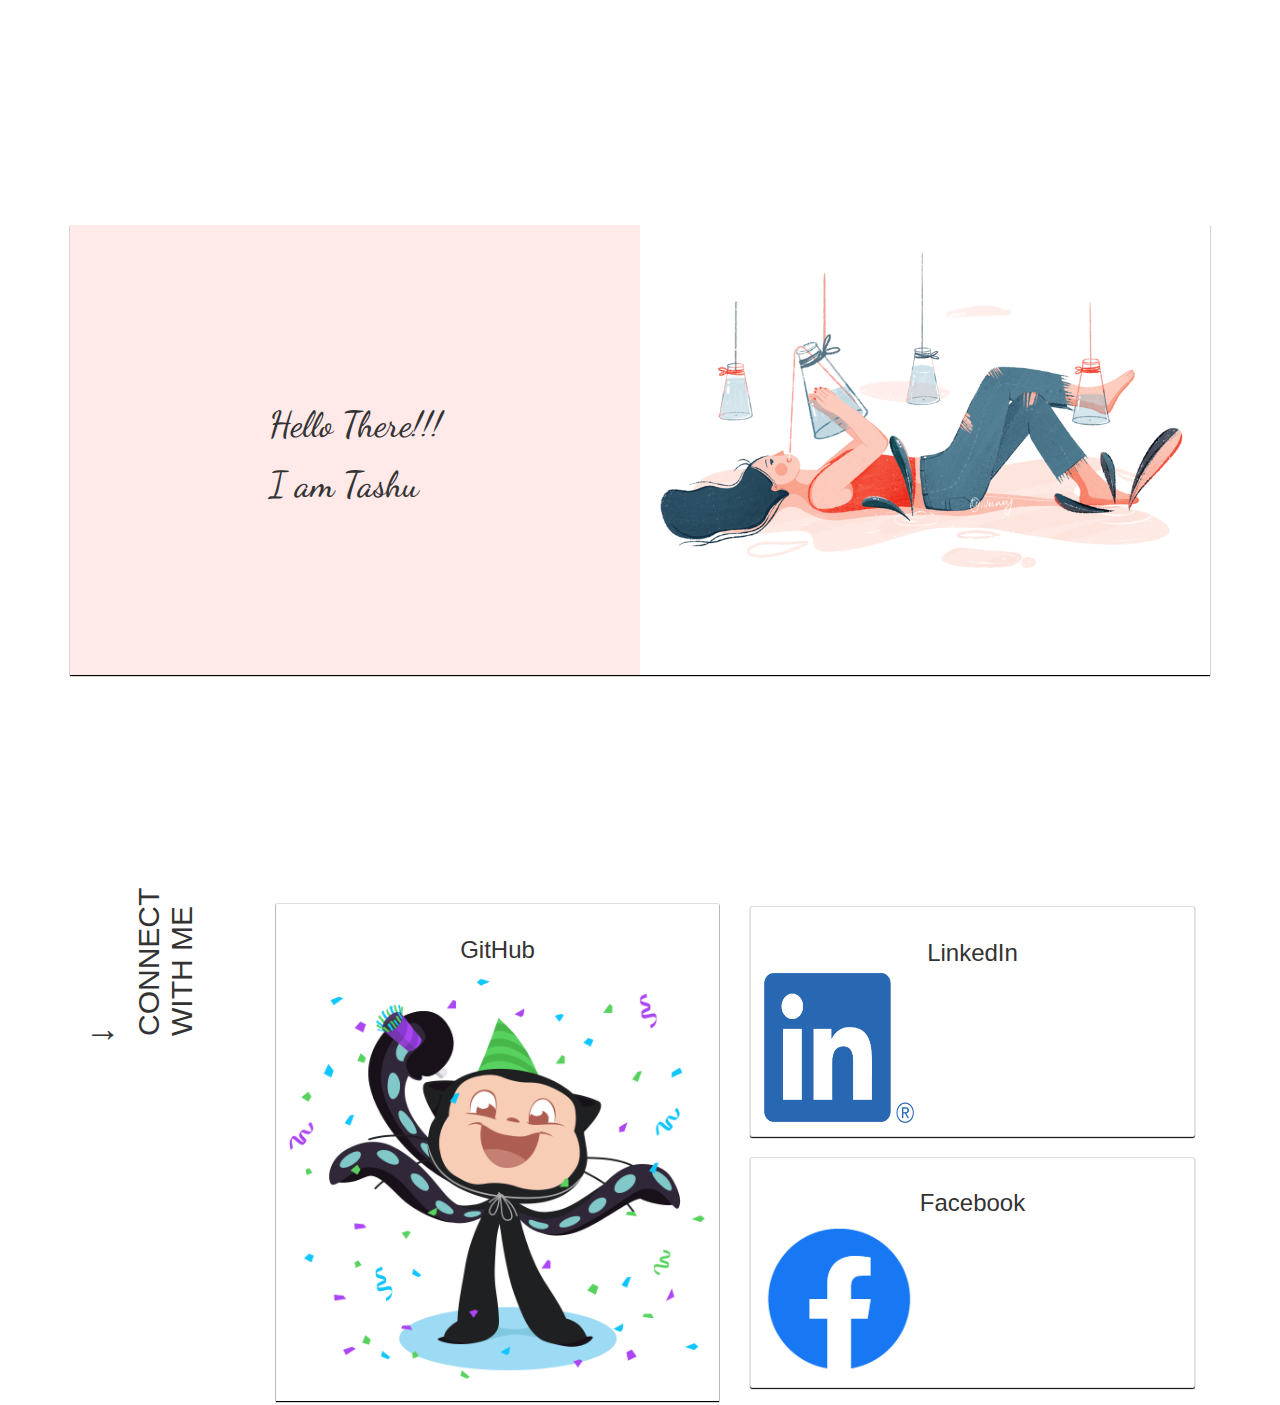
<file: index.html>
<!DOCTYPE html>
<html lang="en">
<head>
    <meta charset="UTF-8">
    <meta name="viewport" content="width=device-width, initial-scale=1.0">
    <meta http-equiv="X-UA-Compatible" content="ie=edge">
    <title>Personal Portfolio</title>
    <script type="text/javascript" src="https://code.jquery.com/jquery-3.4.1.min.js""></script>
	<link href="https://fonts.googleapis.com/css?family=Dancing+Script&display=swap" rel="stylesheet">
	<link rel="stylesheet" type="text/css" href="style.css">
	<link rel="stylesheet" href="https://stackpath.bootstrapcdn.com/bootstrap/4.3.1/css/bootstrap.min.css" integrity="sha384-ggOyR0iXCbMQv3Xipma34MD+dH/1fQ784/j6cY/iJTQUOhcWr7x9JvoRxT2MZw1T" crossorigin="anonymous">
	<meta name="viewport" content="width=device-width, initial-scale=1">
    <link rel="stylesheet" href="https://maxcdn.bootstrapcdn.com/bootstrap/3.4.0/css/bootstrap.min.css">
    <script src="https://ajax.googleapis.com/ajax/libs/jquery/3.4.0/jquery.min.js"></script>
    <script src="https://maxcdn.bootstrapcdn.com/bootstrap/3.4.0/js/bootstrap.min.js"></script>
</head>
<body>
    <!-- Main app starts -->
    <div class="container" id="app">
        <div class="row">
            <div class="container vertical--middle shadow--drop">
                <div class="col-md-6 col-sm-12 " id="intro">
                    <div class="vertical--middle">
                        <h1> Hello There!!! </h1>
                        <h1> I am Tashu </h1>
                    </div>
                </div>
                <div class="col-md-6 col-sm-12 height--max">
                    <img id="pic" class="height--max width--max" src = "image (1).png" />
                </div>
            </div>
        </div>
    </div>
    <!-- Connect with me starts -->
    <div class="container">
            <div class="row">
                <div class="container height--max">
                    <div class="col-sm-2">
                        <div class="link">
                            <h2> CONNECT<br>WITH ME </h2>
                        </div>
                        <h1>&rarr;</h1>   
                    </div>
                    <div class="col-sm-5">
                        <div class="card width--max" style="width: 18rem;">
                            <div class="card-body shadow--drop">
                                <h3 class="card-title text--centre">GitHub</h3>
                                <img class= "card-img-bottom" src="welcometocat.png" src="https://github.com/Tashu1990">
                            </div>
                        </div>
                    </div>
                    <div class="col-sm-5">
                            <div class="row">
                               <div class="col-sm-12">
                                  <div class="card  width--max shadow--drop" style="width: 18rem;">
                                     <div class="card-body">
                                        <h3 class="card-title text--centre">LinkedIn</h3>
                                        <img class= "card-img-bottom image--sm" src="LI-In-Bug.png">
                                     </div>
                                  </div>
                               </div>
                               <div class="col-sm-12">
                                  <div class="card margin-top--sm width--max shadow--drop" style="width: 18rem;">
                                     <div class="card-body">
                                        <h3 class="card-title text--centre">Facebook</h3>
                                        <img class ="card-img-bottom image--sm" src="f_logo_RGB-Blue_72.png" class="rounded float-left">
                                     </div>
                                  </div>
                               </div>
                            </div>
                         </div>
                    </div>
                </div>
            </div>
    </div>
</body>
</html>
</file>
<file: style.css>
body,html{
    padding: 0px;
    margin: 0px;
    max-width: 100vw !important;
    height: 100% !important;
}
#app{
    height: 100vh !important;
    width: 100vw !important;
    position: relative;
}
#intro{
    background:#ffe9e9;
    font-family: "Dancing script";
    float: left;
    min-height: 50vh;
}

#pic{
    position: relative;
}

.link{
    -webkit-transform: rotate(-90deg);
    transform: rotate(-90deg);
}
.shadow--drop{
    box-shadow: 0px 1px 1px rgba(0,0,0.25);
}
.row{
    margin: 0.3rem;
}
.width--max{
    width: 100% !important;
}
.height--max{
    height: 100% !important;
}
.text--centre{
    text-align: center;
}
.image--sm{
    width: 15rem !important;
    height: 15rem !important;
}
/* Veritcal middle needs parent to be postion relative or fixed */
.vertical--middle{
    position: absolute;
    top: 50%;
    left: 50%;
    transform: translate(-50%, -50%);
}
.margin-top--sm{
    margin-top:20px;
}

.container{
    padding: 0px !important;
}
</file>
